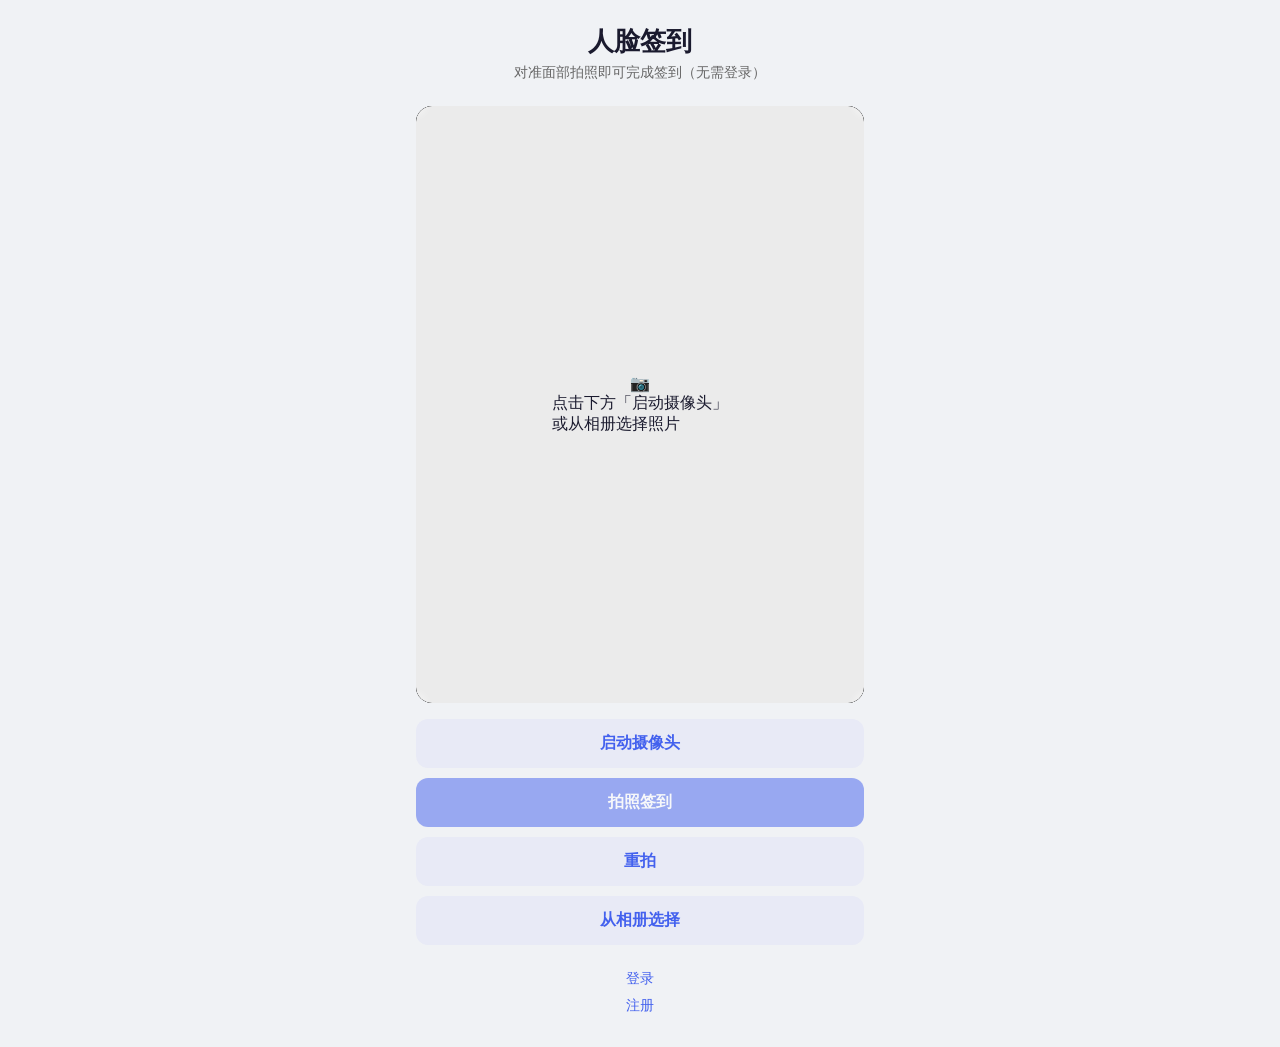
<file: mobile/index.html>
<!DOCTYPE html>
<html lang="zh-CN">
<head>
  <meta charset="UTF-8">
  <meta name="viewport" content="width=device-width, initial-scale=1.0, maximum-scale=1.0, user-scalable=no">
  <title>人脸签到</title>
  <link rel="stylesheet" href="css/style.css">
</head>
<body>
  <div class="container">
    <header>
      <h1>人脸签到</h1>
      <p class="subtitle">对准面部拍照即可完成签到（无需登录）</p>
    </header>

    <div class="camera-area">
      <div class="camera-placeholder" id="cameraPlaceholder" hidden>
        <div class="placeholder-icon">📷</div>
        <p class="placeholder-text">点击下方「启动摄像头」<br>或从相册选择照片</p>
      </div>

      <video id="video" autoplay playsinline></video>
      <canvas id="canvas" hidden></canvas>
      <img id="preview" hidden alt="预览">
    </div>

    <div class="actions">
      <button id="btnCamera" class="btn secondary">启动摄像头</button>
      <button id="btnCapture" class="btn primary" disabled>拍照签到</button>
      <button id="btnRetake" class="btn secondary" hidden>重拍</button>
      <label class="btn secondary">
        从相册选择
        <input type="file" id="fileInput" accept="image/*" capture="user" hidden>
      </label>
    </div>

    <div id="result" class="result" hidden></div>

    <nav class="nav-links" id="navLinks">
      <!-- 导航链接将根据登录状态动态生成 -->
    </nav>
  </div>
  <script src="js/config.js"></script>
  <script src="js/mock-data.js"></script>
  <script src="js/common.js"></script>
  <script src="js/checkin.js"></script>
  <script>
    // 根据登录状态和角色动态生成导航链接
    (function() {
      const navLinks = document.getElementById('navLinks');
      let links = '';
      
      if (!isLoggedIn()) {
        // 未登录状态：仅显示登录和注册
        links += '<a href="login.html">登录</a>';
        links += '<a href="register.html">注册</a>';
      } else {
        // 已登录状态：显示我的记录
        links += '<a href="records.html">我的记录</a>';
        
        // 如果是教师，额外显示教师总览
        if (isTeacher()) {
          links += '<a href="dashboard.html">教师总览</a>';
        }
        
        // 添加注销链接
        links += '<a href="#" onclick="handleLogout(); return false;">注销</a>';
      }
      
      navLinks.innerHTML = links;
    })();
    
    // 处理注销
    async function handleLogout() {
      await logout();
      window.location.href = 'index.html';
    }
  </script>
</body>
</html>
</file>
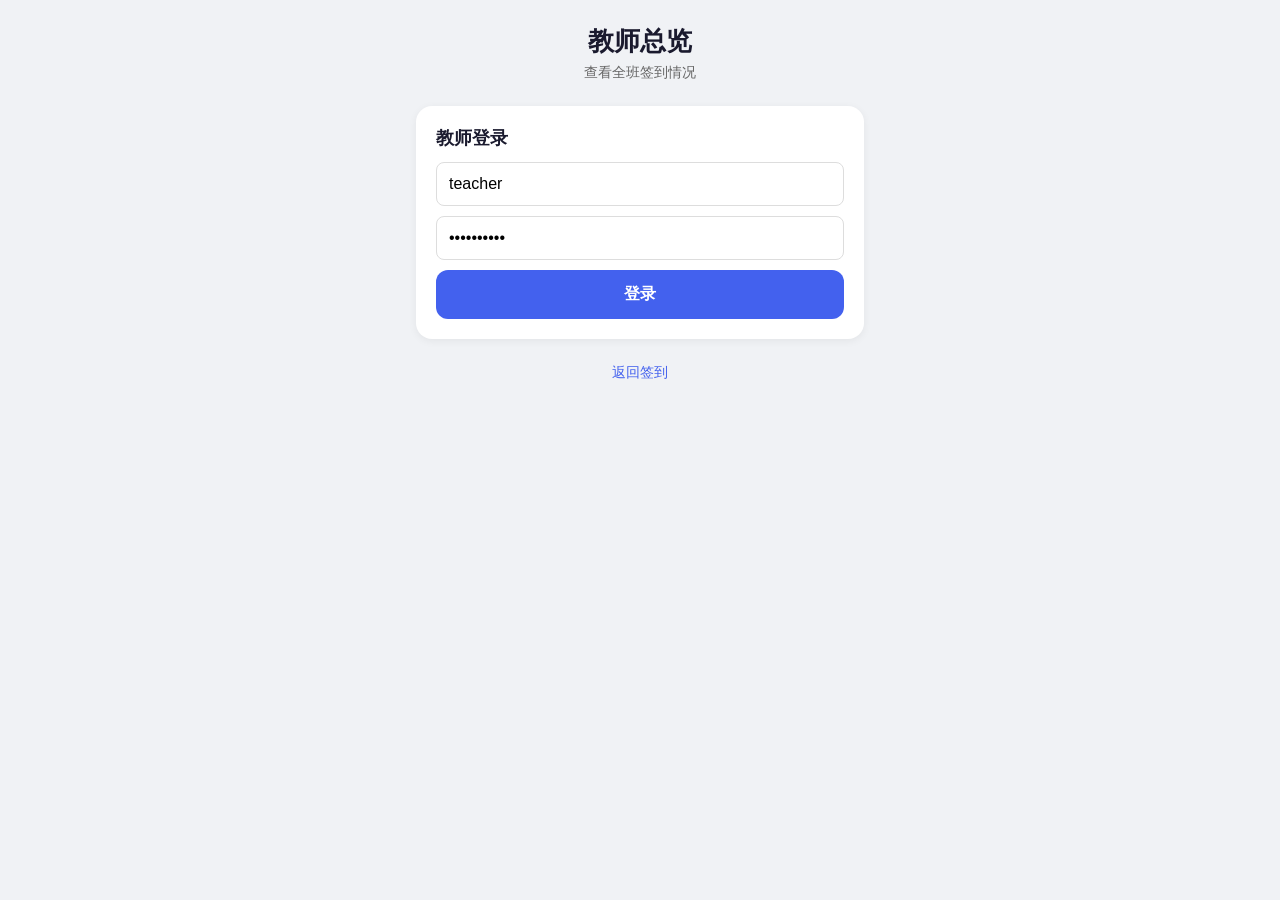
<file: mobile/dashboard.html>
<!DOCTYPE html>
<html lang="zh-CN">
<head>
  <meta charset="UTF-8">
  <meta name="viewport" content="width=device-width, initial-scale=1.0, maximum-scale=1.0, user-scalable=no">
  <title>教师签到总览</title>
  <link rel="stylesheet" href="css/style.css">
</head>
<body>
  <div class="container">
    <header>
      <h1>教师总览</h1>
      <p id="userInfo" class="subtitle">查看全班签到情况</p>
    </header>

    <section id="loginSection" class="card">
      <h2>教师登录</h2>
      <input id="username" type="text" placeholder="教师账号" value="teacher">
      <input id="password" type="password" placeholder="密码" value="teacher123">
      <button id="btnLogin" class="btn primary" type="button">登录</button>
      <div id="loginResult" class="result" hidden></div>
    </section>

    <section id="dashboardPanel" hidden>
      <div class="toolbar">
        <input id="overviewDate" type="date">
        <button id="btnRefresh" class="btn secondary" type="button">查询</button>
      </div>

      <div class="stats-grid">
        <div class="stat-card">
          <div class="stat-value" id="statTotal">0</div>
          <div class="stat-label">已注册</div>
        </div>
        <div class="stat-card success">
          <div class="stat-value" id="statChecked">0</div>
          <div class="stat-label">已签到</div>
        </div>
        <div class="stat-card warning">
          <div class="stat-value" id="statAbsent">0</div>
          <div class="stat-label">未签到</div>
        </div>
      </div>

      <div class="card">
        <h2>已签到</h2>
        <ul id="checkedList" class="list"></ul>
      </div>

      <div class="card">
        <h2>未签到</h2>
        <ul id="absentList" class="list"></ul>
      </div>

      <button id="btnLogout" class="btn secondary" type="button">注销</button>
    </section>

    <nav class="nav-links">
      <a href="index.html">返回签到</a>
    </nav>
  </div>
  <script src="js/config.js"></script>
  <script src="js/mock-data.js"></script>
  <script src="js/common.js"></script>
  <script src="js/dashboard.js"></script>
</body>
</html>
</file>
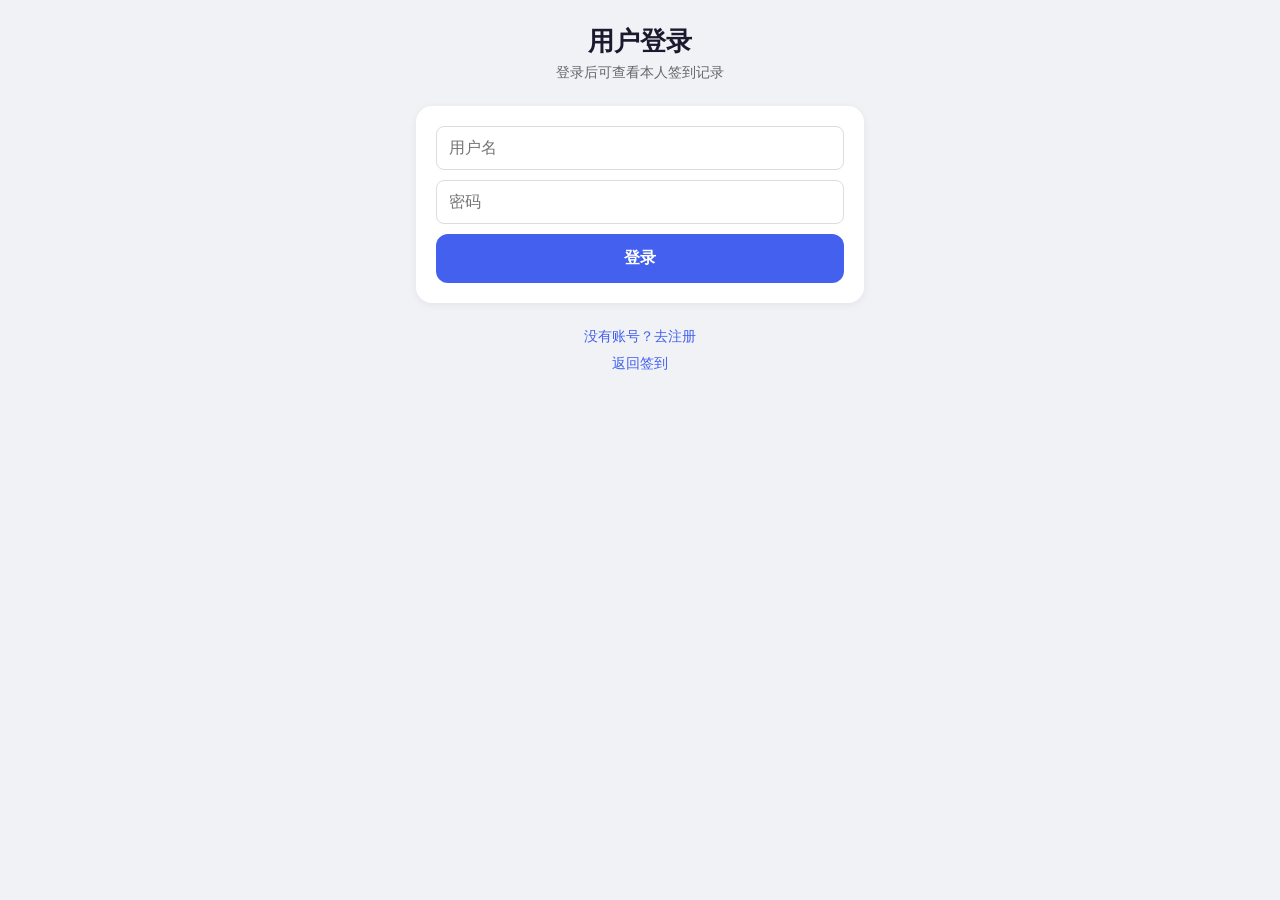
<file: mobile/login.html>
<!DOCTYPE html>
<html lang="zh-CN">
<head>
  <meta charset="UTF-8">
  <meta name="viewport" content="width=device-width, initial-scale=1.0, maximum-scale=1.0, user-scalable=no">
  <title>用户登录</title>
  <link rel="stylesheet" href="css/style.css">
</head>
<body>
  <div class="container">
    <header>
      <h1>用户登录</h1>
      <p class="subtitle">登录后可查看本人签到记录</p>
    </header>

    <section class="card">
      <input id="username" type="text" placeholder="用户名" autocomplete="username">
      <input id="password" type="password" placeholder="密码" autocomplete="current-password">
      <button id="btnLogin" class="btn primary" type="button">登录</button>
      <div id="result" class="result" hidden></div>
    </section>

    <nav class="nav-links">
      <a href="register.html">没有账号？去注册</a>
      <a href="index.html">返回签到</a>
    </nav>
  </div>
  <script src="js/config.js"></script>
  <script src="js/mock-data.js"></script>
  <script src="js/common.js"></script>
  <script src="js/login.js"></script>
</body>
</html>
</file>
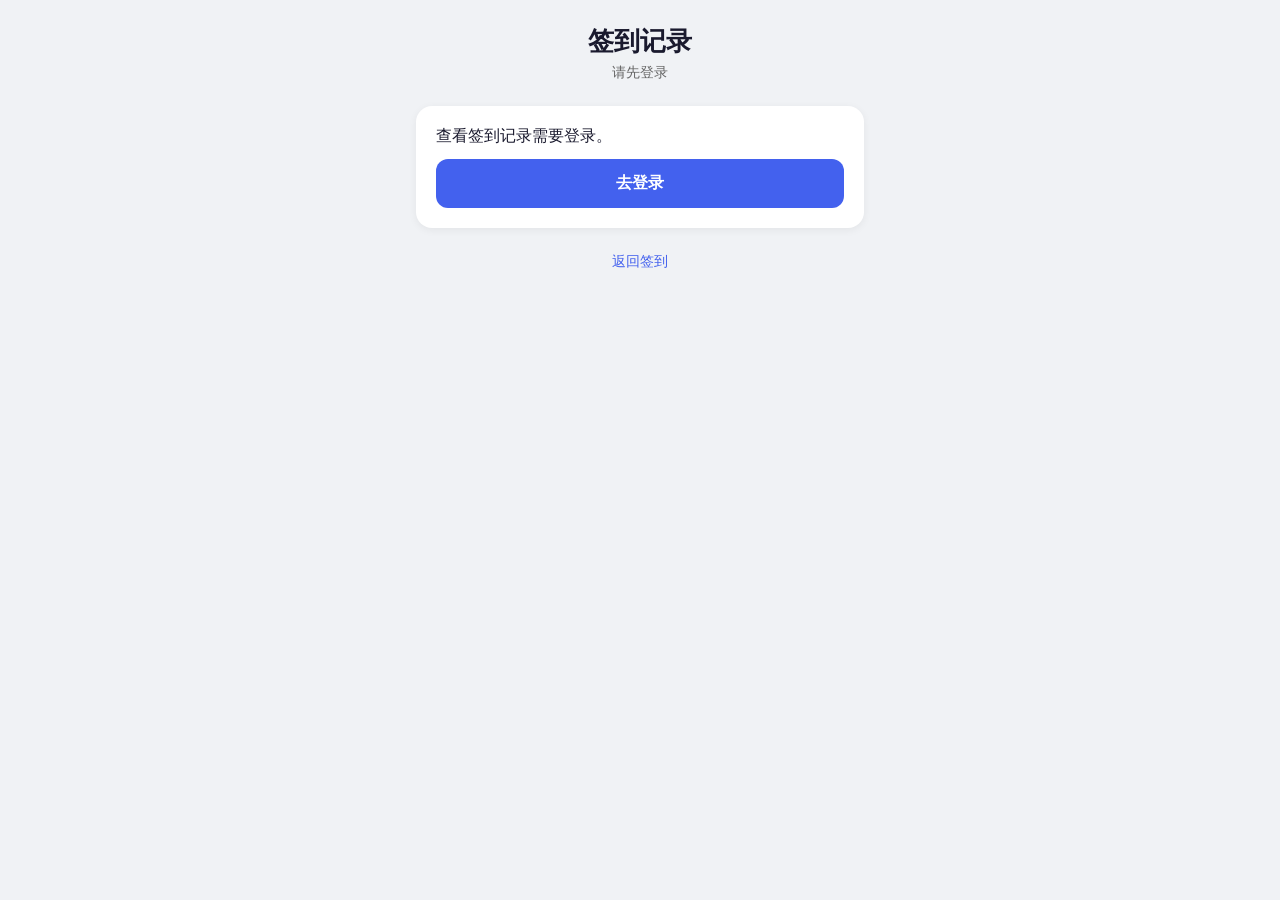
<file: mobile/records.html>
<!DOCTYPE html>
<html lang="zh-CN">
<head>
  <meta charset="UTF-8">
  <meta name="viewport" content="width=device-width, initial-scale=1.0, maximum-scale=1.0, user-scalable=no">
  <title>签到记录</title>
  <link rel="stylesheet" href="css/style.css">
</head>
<body>
  <div class="container">
    <header>
      <h1>签到记录</h1>
      <p id="userInfo" class="subtitle">请先登录</p>
    </header>

    <section id="loginHint" class="card">
      <p>查看签到记录需要登录。</p>
      <a href="login.html" class="btn primary link-btn">去登录</a>
    </section>

    <section id="recordsPanel" class="card" hidden>
      <div class="filter-controls">
        <input id="recordDate" type="date">
        <button id="btnLoad" class="btn secondary" type="button">按日期筛选</button>
        <button id="btnLoadAll" class="btn primary" type="button">查看全部</button>
      </div>
      <ul id="recordList" class="list"></ul>
      <button id="btnLogout" class="btn secondary" type="button">注销</button>
    </section>

    <nav class="nav-links">
      <a href="index.html">返回签到</a>
    </nav>
  </div>
  <script src="js/config.js"></script>
  <script src="js/mock-data.js"></script>
  <script src="js/common.js"></script>
  <script src="js/records.js"></script>
</body>
</html>
</file>
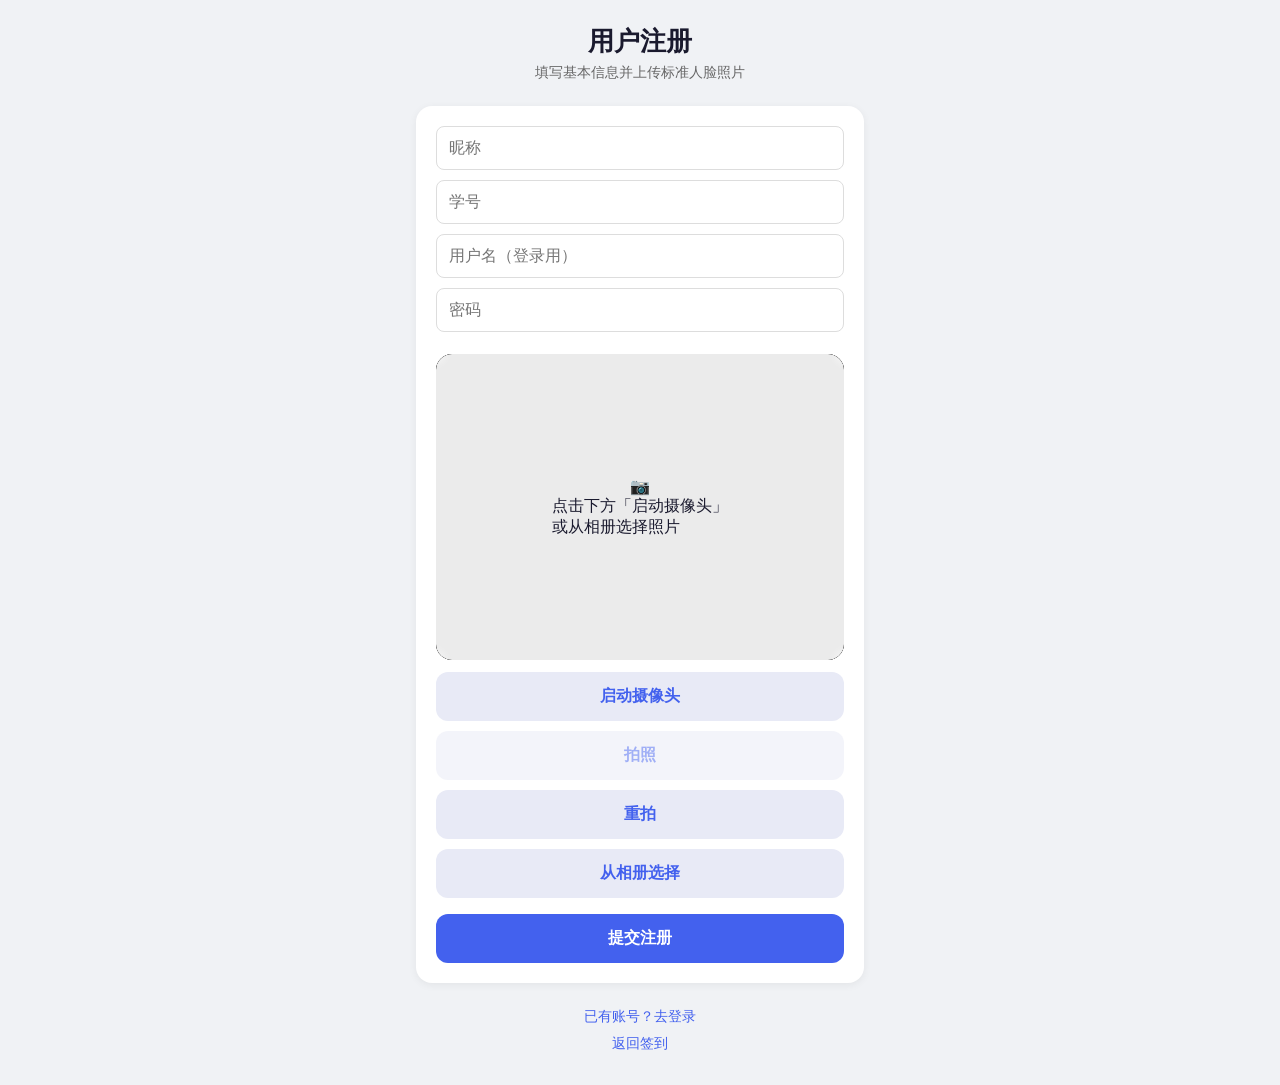
<file: mobile/register.html>
<!DOCTYPE html>
<html lang="zh-CN">
<head>
  <meta charset="UTF-8">
  <meta name="viewport" content="width=device-width, initial-scale=1.0, maximum-scale=1.0, user-scalable=no">
  <title>用户注册</title>
  <link rel="stylesheet" href="css/style.css">
</head>
<body>
  <div class="container">
    <header>
      <h1>用户注册</h1>
      <p class="subtitle">填写基本信息并上传标准人脸照片</p>
    </header>

    <section class="card">
      <input id="name" type="text" placeholder="昵称" autocomplete="name">
      <input id="studentNo" type="text" placeholder="学号" autocomplete="off">
      <input id="username" type="text" placeholder="用户名（登录用）" autocomplete="username">
      <input id="password" type="password" placeholder="密码" autocomplete="new-password">

      <div class="camera-area small">
        <div class="camera-placeholder" id="cameraPlaceholder" hidden>
          <div class="placeholder-icon">📷</div>
          <p class="placeholder-text">点击下方「启动摄像头」<br>或从相册选择照片</p>
        </div>

        <video id="video" autoplay playsinline></video>
        <canvas id="canvas" hidden></canvas>
        <img id="preview" hidden alt="人脸预览">
      </div>

      <div class="actions">
        <button id="btnCamera" class="btn secondary" type="button">启动摄像头</button>
        <button id="btnCapture" class="btn secondary" type="button" disabled>拍照</button>
        <button id="btnRetake" class="btn secondary" type="button" hidden>重拍</button>
        <label class="btn secondary">
          从相册选择
          <input type="file" id="fileInput" accept="image/*" capture="user" hidden>
        </label>
      </div>

      <button id="btnRegister" class="btn primary" type="button">提交注册</button>
      <div id="result" class="result" hidden></div>
    </section>

    <nav class="nav-links">
      <a href="login.html">已有账号？去登录</a>
      <a href="index.html">返回签到</a>
    </nav>
  </div>
  <script src="js/config.js"></script>
  <script src="js/mock-data.js"></script>
  <script src="js/common.js"></script>
  <script src="js/register.js"></script>
</body>
</html>
</file>
<file: mobile/css/style.css>
* { box-sizing: border-box; margin: 0; padding: 0; }

body {
  font-family: -apple-system, BlinkMacSystemFont, "Segoe UI", Roboto, "Helvetica Neue", sans-serif;
  background: #f0f2f5;
  color: #1a1a2e;
  min-height: 100vh;
}

.container {
  max-width: 480px;
  margin: 0 auto;
  padding: 24px 16px;
  padding-bottom: 32px;
}

header { text-align: center; margin-bottom: 24px; }
header h1 { font-size: 1.6rem; font-weight: 700; }
.subtitle { color: #666; margin-top: 4px; font-size: 0.9rem; }

.camera-area {
  background: #000;
  border-radius: 16px;
  overflow: hidden;
  aspect-ratio: 3/4;
  margin-bottom: 16px;
}

.camera-placeholder {
  display: flex;
  justify-content: center;
  align-items: center;
  flex-direction: column;
  background: rgba(255, 255, 255, 0.92);
  backdrop-filter: blur(4px);   /* 磨砂玻璃效果 */
  height: 100%;
}

.camera-placeholder[hidden] {
  display: none !important;
}

#video, #preview {
  width: 100%;
  height: 100%;
  object-fit: cover;
}

/* 摄像头画面左右翻转(镜像效果) */
#video {
  transform: scaleX(-1);
  -webkit-transform: scaleX(-1);  /* Safari/Chrome 兼容 */
  -moz-transform: scaleX(-1);     /* Firefox 兼容 */
}

/* 拍照预览也左右翻转
#preview.flipped {
  transform: scaleX(-1);
  -webkit-transform: scaleX(-1);
  -moz-transform: scaleX(-1);
} */

.actions {
  display: flex;
  flex-direction: column;
  gap: 10px;
  margin-bottom: 16px;
}

.btn {
  display: block;
  width: 100%;
  padding: 14px;
  border: none;
  border-radius: 12px;
  font-size: 1rem;
  font-weight: 600;
  cursor: pointer;
  text-align: center;
}

.btn.primary { background: #4361ee; color: #fff; }
.btn.secondary { background: #e8eaf6; color: #4361ee; }
.btn:disabled { opacity: 0.5; cursor: not-allowed; }

.result {
  padding: 16px;
  border-radius: 12px;
  text-align: center;
  font-size: 1.1rem;
  font-weight: 600;
}

.result.success { background: #d4edda; color: #155724; }
.result.error { background: #f8d7da; color: #721c24; }

.card {
  background: #fff;
  border-radius: 16px;
  padding: 20px;
  margin-bottom: 16px;
  box-shadow: 0 2px 8px rgba(0,0,0,0.06);
}

.card h2 { font-size: 1.1rem; margin-bottom: 12px; }

input[type="text"], input[type="password"], input[type="date"], input[type="file"] {
  width: 100%;
  padding: 12px;
  margin-bottom: 10px;
  border: 1px solid #ddd;
  border-radius: 8px;
  font-size: 1rem;
}

.tabs { display: flex; gap: 8px; margin-bottom: 12px; }
.tab {
  flex: 1;
  padding: 10px;
  border: none;
  border-radius: 8px;
  background: #e8eaf6;
  cursor: pointer;
  font-weight: 600;
}
.tab.active { background: #4361ee; color: #fff; }

.list { list-style: none; margin-top: 12px; }
.list li {
  padding: 12px;
  border-bottom: 1px solid #eee;
  display: flex;
  justify-content: space-between;
  align-items: center;
  font-size: 0.9rem;
}

.list li button {
  padding: 6px 12px;
  border: none;
  border-radius: 6px;
  background: #fee;
  color: #c00;
  cursor: pointer;
  font-size: 0.8rem;
}

.camera-area.small {
  aspect-ratio: 4/3;
  margin: 12px 0;
}

.nav-links {
  display: flex;
  flex-direction: column;
  gap: 8px;
  text-align: center;
  margin-top: 24px;
}

.nav-links a {
  color: #4361ee;
  text-decoration: none;
  font-size: 0.9rem;
}

.link-btn {
  display: block;
  text-decoration: none;
  margin-top: 12px;
}

.stats-grid {
  display: grid;
  grid-template-columns: repeat(3, 1fr);
  gap: 12px;
  margin-bottom: 16px;
}

.stat-card {
  background: #fff;
  border-radius: 12px;
  padding: 16px;
  text-align: center;
  box-shadow: 0 2px 8px rgba(0,0,0,0.06);
}

.stat-card.success .stat-value { color: #155724; }
.stat-card.warning .stat-value { color: #856404; }

.stat-value {
  font-size: 1.4rem;
  font-weight: 700;
  color: #4361ee;
}

.stat-label {
  margin-top: 4px;
  font-size: 0.75rem;
  color: #666;
}

.list li.empty {
  justify-content: center;
  color: #888;
  flex-direction: column;
  gap: 4px;
}

.toolbar {
  display: flex;
  gap: 8px;
  margin-bottom: 16px;
  flex-wrap: wrap;
}

.toolbar input[type="date"] {
  flex: 1;
  min-width: 140px;
  margin-bottom: 0;
}

.toolbar .btn {
  flex: 1;
  padding: 12px;
}

.filter-controls {
  display: flex;
  gap: 8px;
  margin-bottom: 16px;
  flex-wrap: wrap;
  align-items: center;
}

.filter-controls input[type="date"] {
  flex: 1;
  min-width: 140px;
  margin-bottom: 0;
}

.filter-controls .btn {
  flex: 1;
  padding: 12px;
  min-width: 100px;
}

footer { text-align: center; margin-top: 24px; }
footer a { color: #4361ee; text-decoration: none; font-size: 0.9rem; }
</file>
